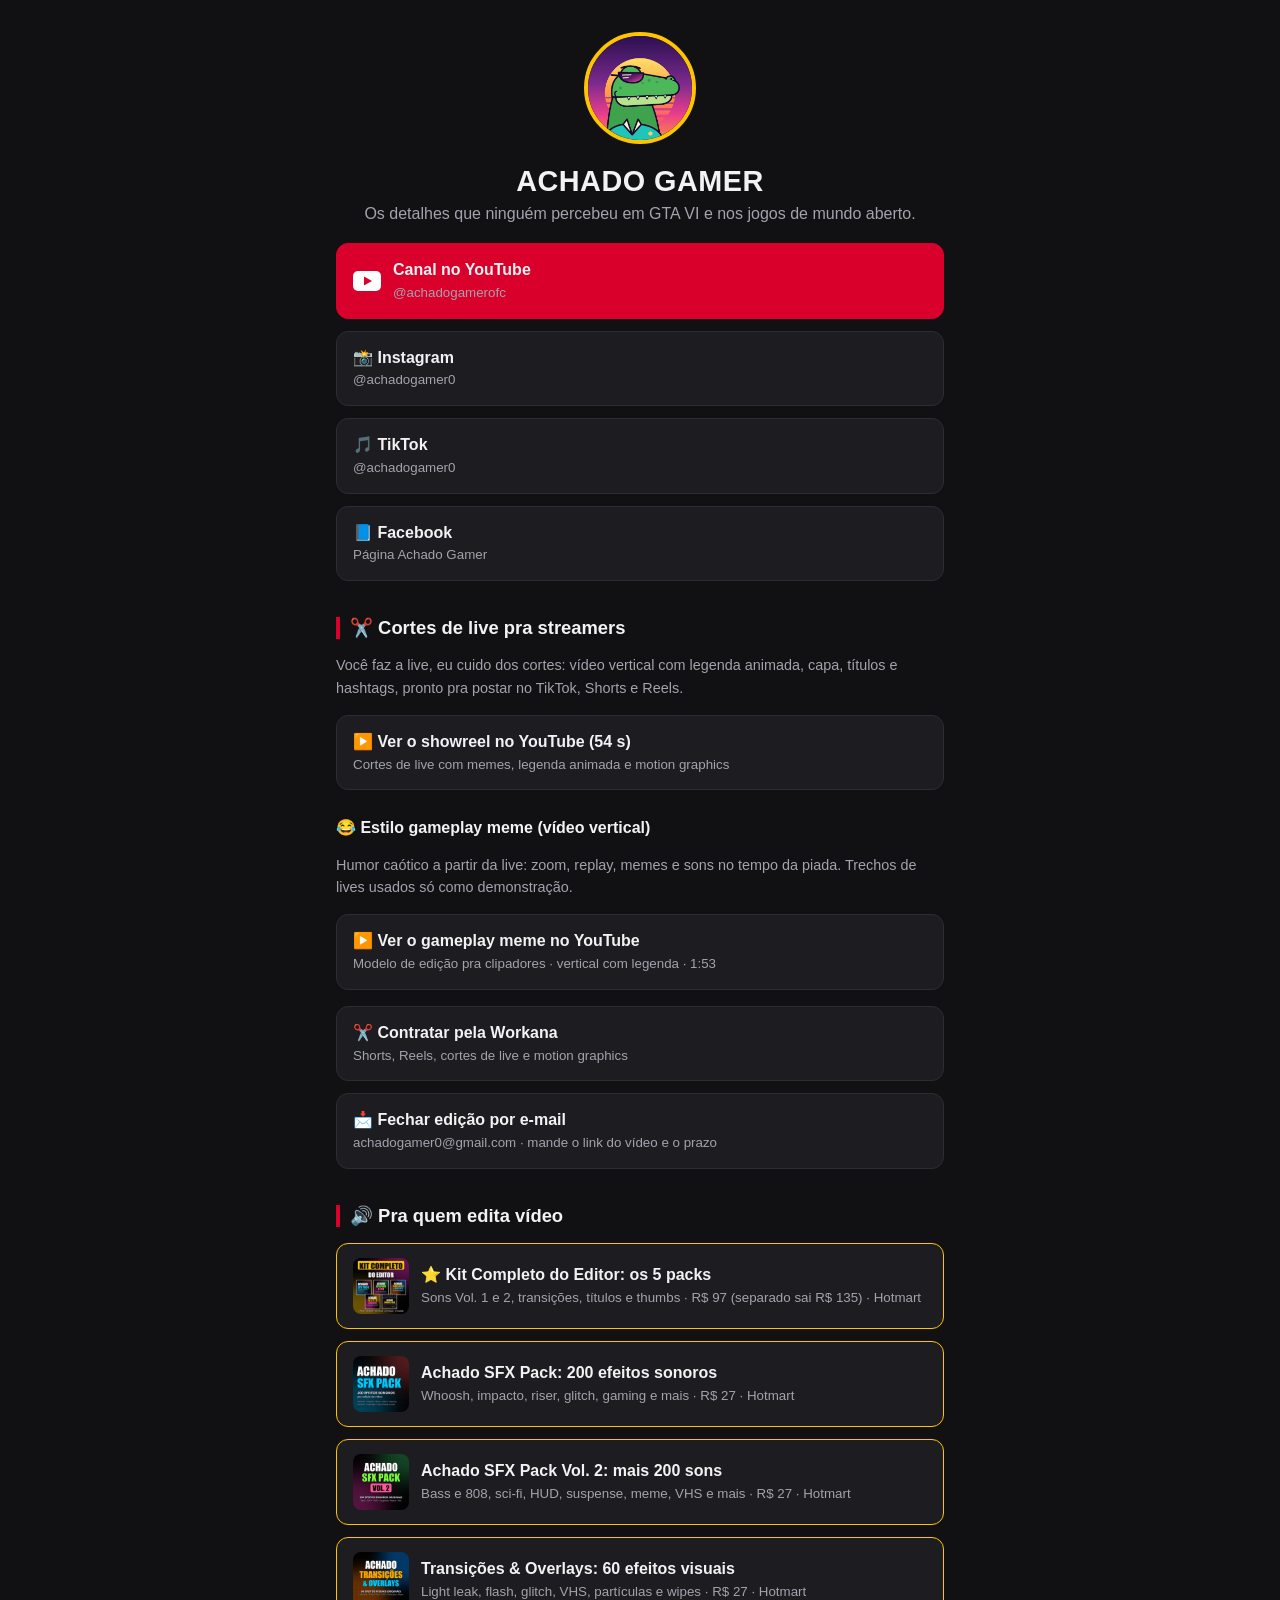
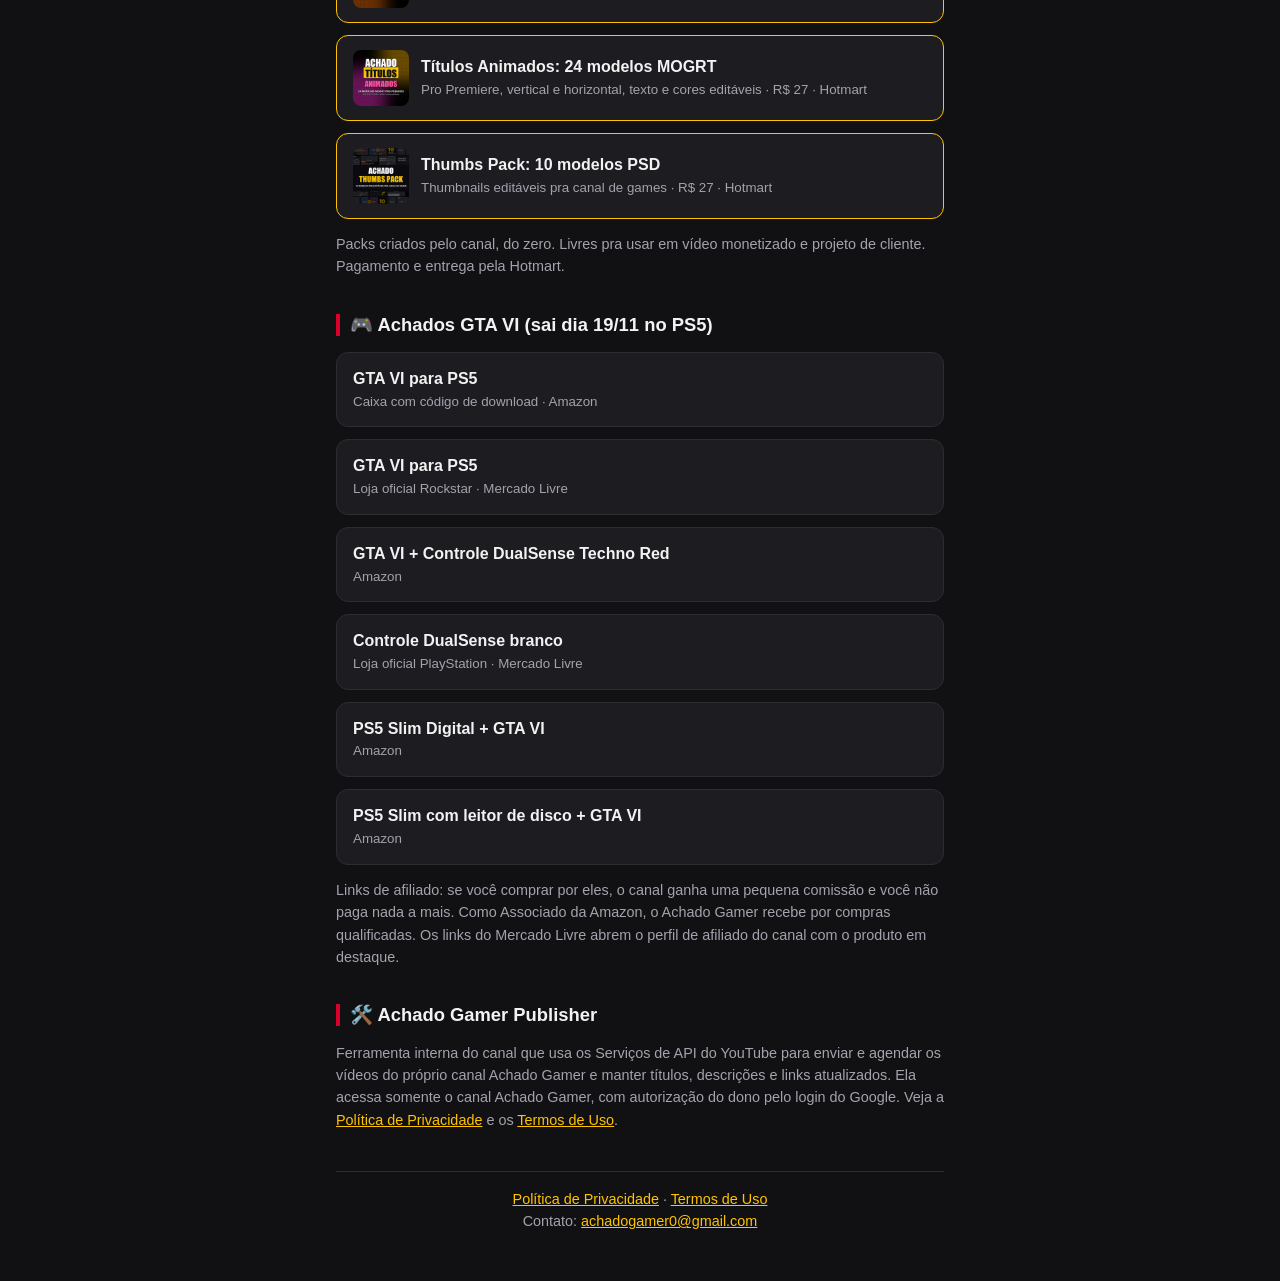
<file: index.html>
<!doctype html>
<html lang="pt-BR">
<head>
<meta charset="utf-8">
<meta name="viewport" content="width=device-width, initial-scale=1">
<title>Achado Gamer</title>
<meta name="description" content="Achado Gamer: detalhes, notícias e achados de GTA VI e jogos de mundo aberto.">
<link rel="icon" href="img/avatar.jpg">
<link rel="stylesheet" href="style.css">
</head>
<body>
<main>
  <section class="perfil">
    <img src="img/avatar.jpg" alt="Logo do canal Achado Gamer">
    <h1>ACHADO GAMER</h1>
    <p>Os detalhes que ninguém percebeu em GTA VI e nos jogos de mundo aberto.</p>
  </section>

  <div class="links">
    <a class="botao yt" href="https://www.youtube.com/@achadogamerofc" target="_blank" rel="noopener">
      <svg width="28" height="20" viewBox="0 0 28 20" aria-hidden="true"><rect width="28" height="20" rx="5" fill="#fff"/><path d="M11 5.5v9l8-4.5z" fill="#d9002b"/></svg>
      <span>Canal no YouTube<small>@achadogamerofc</small></span>
    </a>
    <a class="botao" href="https://www.instagram.com/achadogamer0/" target="_blank" rel="noopener">
      <span>📸 Instagram<small>@achadogamer0</small></span>
    </a>
    <a class="botao" href="https://www.tiktok.com/@achadogamer0" target="_blank" rel="noopener">
      <span>🎵 TikTok<small>@achadogamer0</small></span>
    </a>
    <a class="botao" href="https://www.facebook.com/profile.php?id=61595093007909" target="_blank" rel="noopener">
      <span>📘 Facebook<small>Página Achado Gamer</small></span>
    </a>
  </div>

  <h2>✂️ Cortes de live pra streamers</h2>
  <p class="aviso">Você faz a live, eu cuido dos cortes: vídeo vertical com legenda animada, capa, títulos e hashtags, pronto pra postar no TikTok, Shorts e Reels.</p>
  <div class="links">
    <a class="botao" href="https://youtube.com/shorts/WX30PrjIsms" target="_blank" rel="noopener">
      <span>▶️ Ver o showreel no YouTube (54 s)<small>Cortes de live com memes, legenda animada e motion graphics</small></span>
    </a>
  </div>

  <h3>😂 Estilo gameplay meme (vídeo vertical)</h3>
  <p class="aviso">Humor caótico a partir da live: zoom, replay, memes e sons no tempo da piada. Trechos de lives usados só como demonstração.</p>
  <div class="links">
    <a class="botao" href="https://youtube.com/shorts/MXCuNoLSckc" target="_blank" rel="noopener">
      <span>▶️ Ver o gameplay meme no YouTube<small>Modelo de edição pra clipadores · vertical com legenda · 1:53</small></span>
    </a>
  </div>
  <div class="links">
    <a class="botao" href="https://www.workana.com/freelancer/b34862016cd1284f0447eba7d63f58ac" target="_blank" rel="noopener">
      <span>✂️ Contratar pela Workana<small>Shorts, Reels, cortes de live e motion graphics</small></span>
    </a>
    <a class="botao" href="mailto:achadogamer0@gmail.com?subject=Or%C3%A7amento%20de%20edi%C3%A7%C3%A3o%20de%20v%C3%ADdeo">
      <span>📩 Fechar edição por e-mail<small>achadogamer0@gmail.com · mande o link do vídeo e o prazo</small></span>
    </a>
  </div>

  <h2 id="editores">🔊 Pra quem edita vídeo</h2>
  <div class="links">
    <a class="botao produto" href="https://pay.hotmart.com/W107906267Q" target="_blank" rel="noopener">
      <img src="img/kit-completo.jpg" alt="Capa do Kit Completo do Editor" width="56" height="56">
      <span>⭐ Kit Completo do Editor: os 5 packs<small>Sons Vol. 1 e 2, transições, títulos e thumbs · R$ 97 (separado sai R$ 135) · Hotmart</small></span>
    </a>
    <a class="botao produto" href="https://pay.hotmart.com/K107871661N?checkoutMode=10" target="_blank" rel="noopener">
      <img src="img/sfx-pack.jpg" alt="Capa do Achado SFX Pack" width="56" height="56">
      <span>Achado SFX Pack: 200 efeitos sonoros<small>Whoosh, impacto, riser, glitch, gaming e mais · R$ 27 · Hotmart</small></span>
    </a>
    <a class="botao produto" href="https://pay.hotmart.com/H107898969E?checkoutMode=10" target="_blank" rel="noopener">
      <img src="img/sfx-pack-vol2.jpg" alt="Capa do Achado SFX Pack Vol. 2" width="56" height="56">
      <span>Achado SFX Pack Vol. 2: mais 200 sons<small>Bass e 808, sci-fi, HUD, suspense, meme, VHS e mais · R$ 27 · Hotmart</small></span>
    </a>
    <a class="botao produto" href="https://pay.hotmart.com/G107900412A?checkoutMode=10" target="_blank" rel="noopener">
      <img src="img/transicoes-pack.jpg" alt="Capa do Achado Transições e Overlays" width="56" height="56">
      <span>Transições & Overlays: 60 efeitos visuais<small>Light leak, flash, glitch, VHS, partículas e wipes · R$ 27 · Hotmart</small></span>
    </a>
    <a class="botao produto" href="https://pay.hotmart.com/V107900589F?checkoutMode=10" target="_blank" rel="noopener">
      <img src="img/titulos-mogrt.jpg" alt="Capa do Achado Títulos Animados" width="56" height="56">
      <span>Títulos Animados: 24 modelos MOGRT<small>Pro Premiere, vertical e horizontal, texto e cores editáveis · R$ 27 · Hotmart</small></span>
    </a>
    <a class="botao produto" href="https://pay.hotmart.com/Y107900614O?checkoutMode=10" target="_blank" rel="noopener">
      <img src="img/thumbs-pack.jpg" alt="Capa do Achado Thumbs Pack" width="56" height="56">
      <span>Thumbs Pack: 10 modelos PSD<small>Thumbnails editáveis pra canal de games · R$ 27 · Hotmart</small></span>
    </a>
  </div>
  <p class="aviso">Packs criados pelo canal, do zero. Livres pra usar em vídeo monetizado e projeto de cliente. Pagamento e entrega pela Hotmart.</p>

  <h2>🎮 Achados GTA VI (sai dia 19/11 no PS5)</h2>
  <div class="links">
    <a class="botao" href="https://www.amazon.com.br/dp/B0H6KT2RWH?tag=achadogamer0e-20" target="_blank" rel="noopener sponsored">
      <span>GTA VI para PS5<small>Caixa com código de download · Amazon</small></span>
    </a>
    <a class="botao" href="https://meli.la/1AppXiG" target="_blank" rel="noopener sponsored">
      <span>GTA VI para PS5<small>Loja oficial Rockstar · Mercado Livre</small></span>
    </a>
    <a class="botao" href="https://www.amazon.com.br/dp/B0HFPLXM48?tag=achadogamer0e-20" target="_blank" rel="noopener sponsored">
      <span>GTA VI + Controle DualSense Techno Red<small>Amazon</small></span>
    </a>
    <a class="botao" href="https://meli.la/16QRrXV" target="_blank" rel="noopener sponsored">
      <span>Controle DualSense branco<small>Loja oficial PlayStation · Mercado Livre</small></span>
    </a>
    <a class="botao" href="https://www.amazon.com.br/dp/B0H6LVH152?tag=achadogamer0e-20" target="_blank" rel="noopener sponsored">
      <span>PS5 Slim Digital + GTA VI<small>Amazon</small></span>
    </a>
    <a class="botao" href="https://www.amazon.com.br/dp/B0H6LPVFWQ?tag=achadogamer0e-20" target="_blank" rel="noopener sponsored">
      <span>PS5 Slim com leitor de disco + GTA VI<small>Amazon</small></span>
    </a>
  </div>
  <p class="aviso">Links de afiliado: se você comprar por eles, o canal ganha uma pequena comissão e você não paga nada a mais. Como Associado da Amazon, o Achado Gamer recebe por compras qualificadas. Os links do Mercado Livre abrem o perfil de afiliado do canal com o produto em destaque.</p>

  <h2>🛠️ Achado Gamer Publisher</h2>
  <p class="aviso">Ferramenta interna do canal que usa os Serviços de API do YouTube para enviar e agendar os vídeos do próprio canal Achado Gamer e manter títulos, descrições e links atualizados. Ela acessa somente o canal Achado Gamer, com autorização do dono pelo login do Google. Veja a <a href="privacidade.html">Política de Privacidade</a> e os <a href="termos.html">Termos de Uso</a>.</p>

  <footer>
    <a href="privacidade.html">Política de Privacidade</a> · <a href="termos.html">Termos de Uso</a><br>
    Contato: <a href="mailto:achadogamer0@gmail.com">achadogamer0@gmail.com</a>
  </footer>
</main>
</body>
</html>
</file>
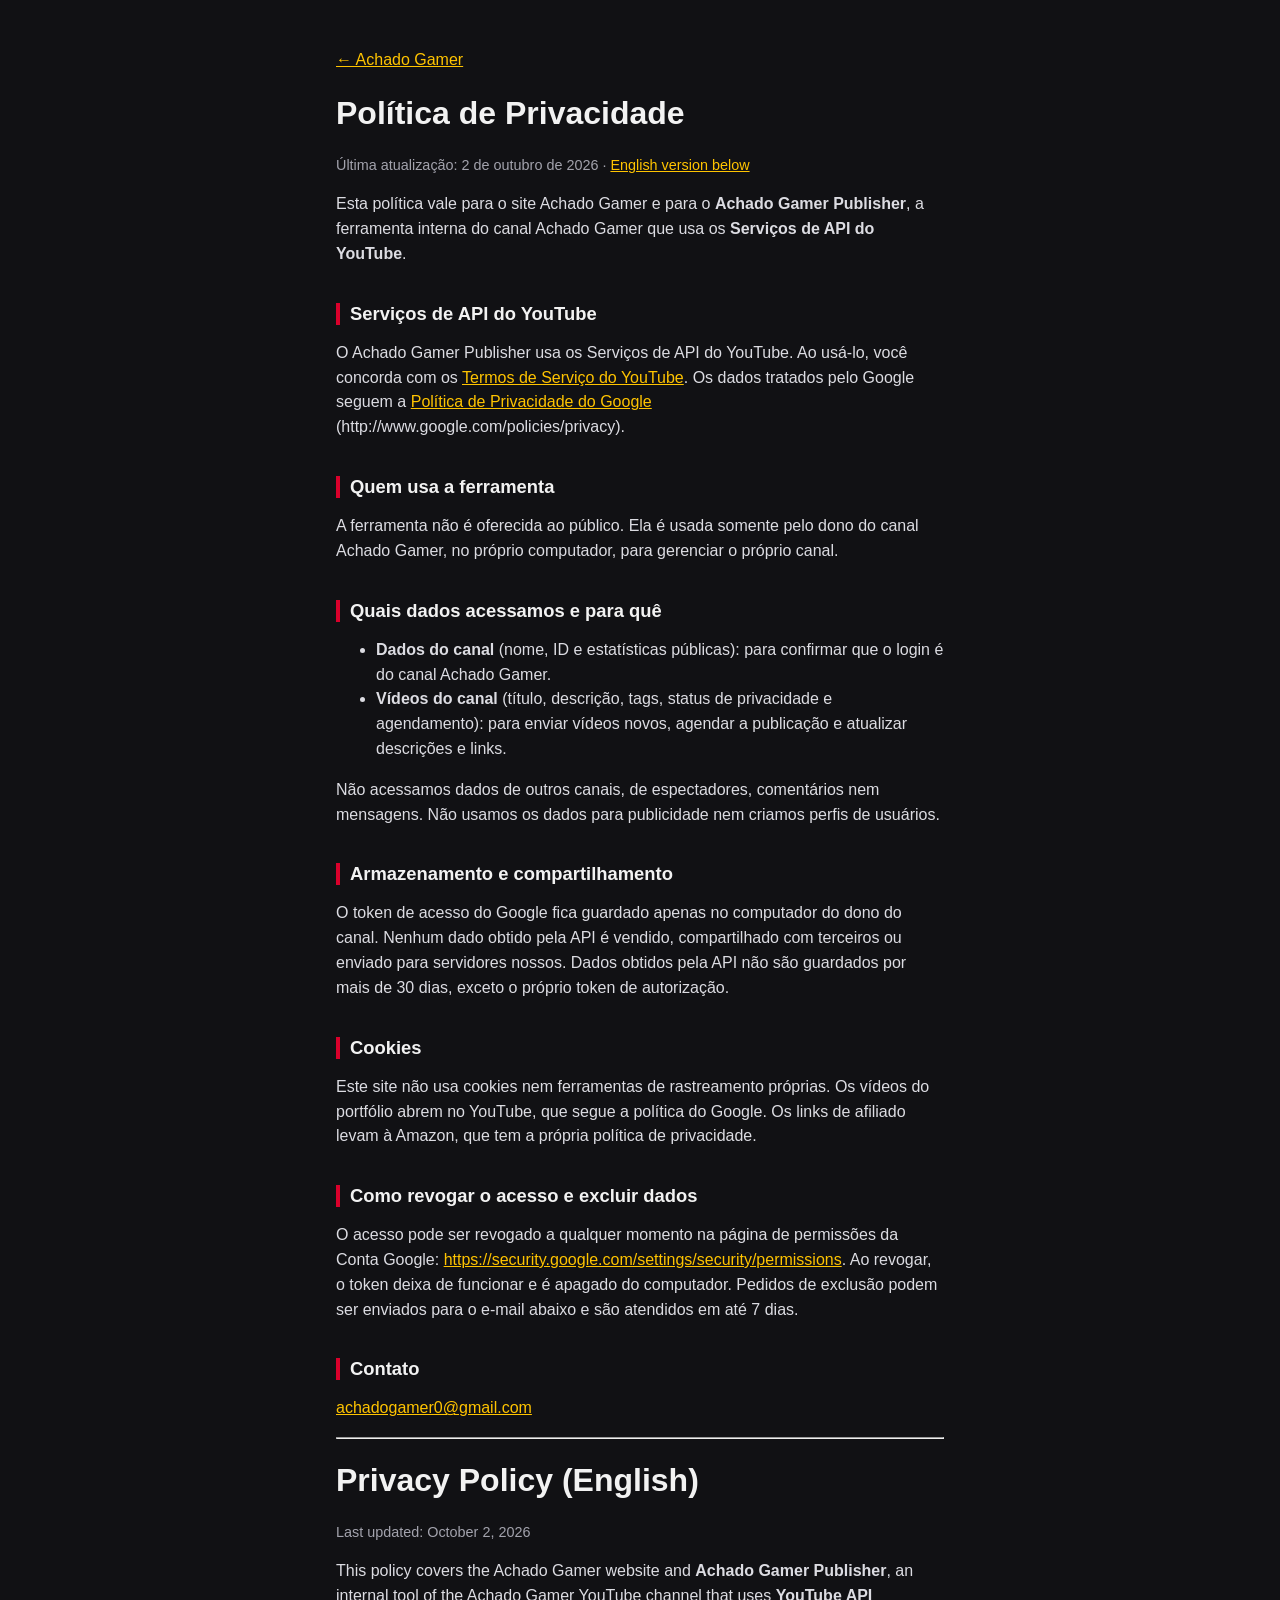
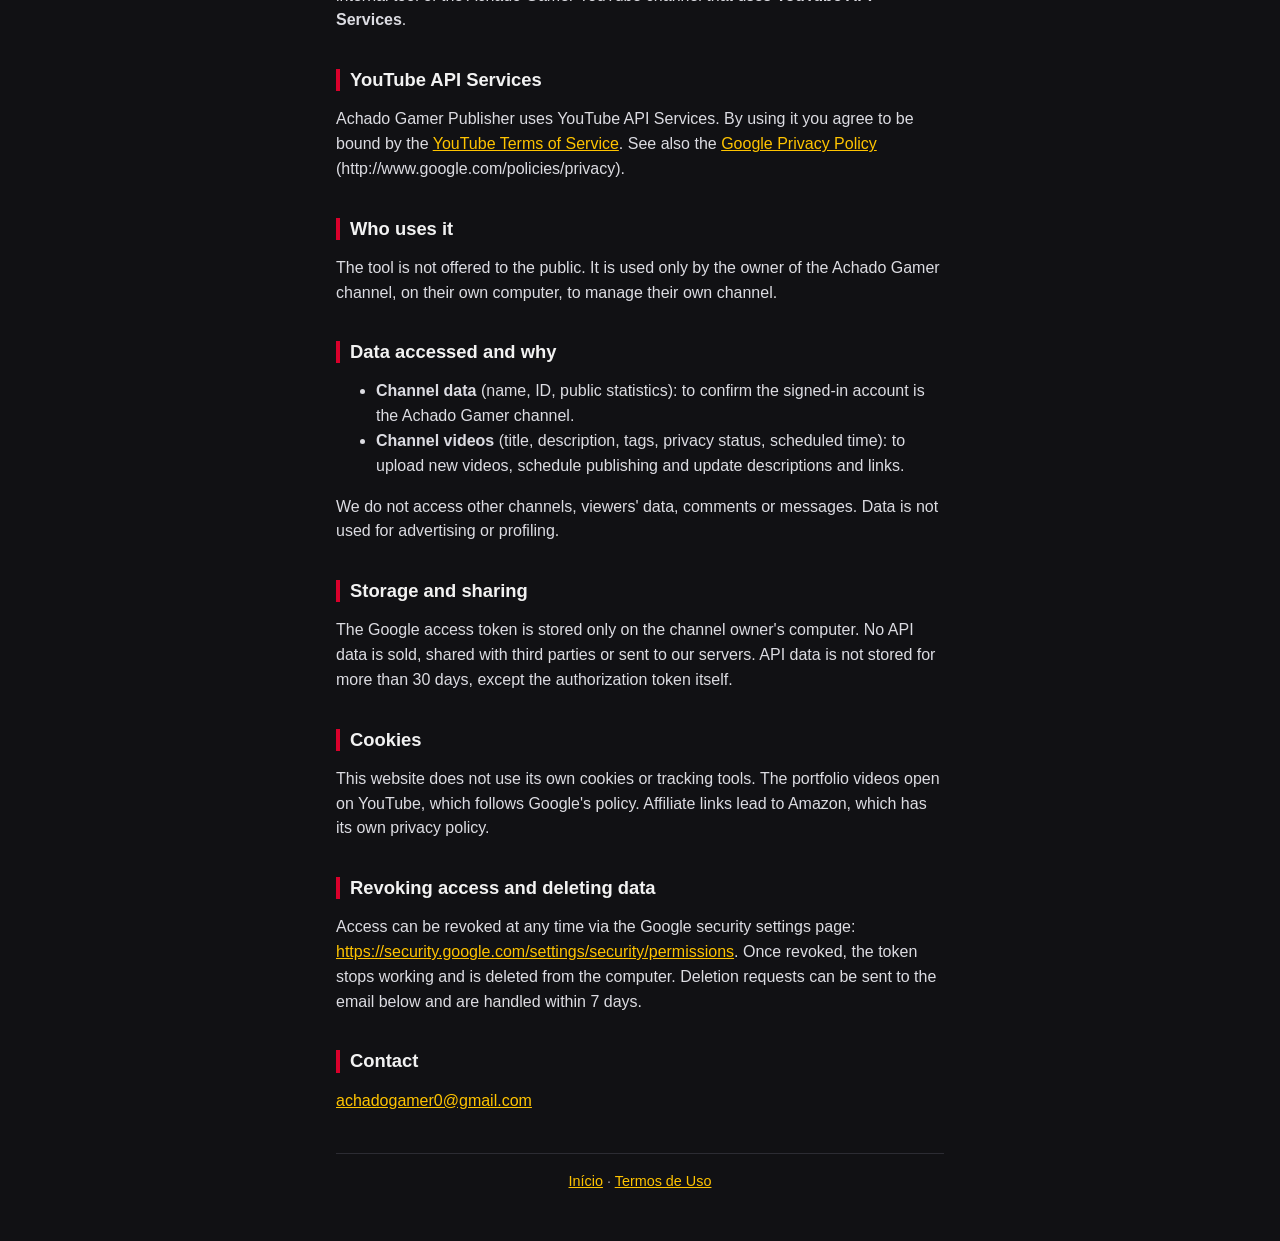
<file: privacidade.html>
<!doctype html>
<html lang="pt-BR">
<head>
<meta charset="utf-8">
<meta name="viewport" content="width=device-width, initial-scale=1">
<title>Política de Privacidade · Achado Gamer</title>
<link rel="icon" href="img/avatar.jpg">
<link rel="stylesheet" href="style.css">
</head>
<body>
<main class="doc">
  <p><a href="index.html">← Achado Gamer</a></p>
  <h1>Política de Privacidade</h1>
  <p class="data">Última atualização: 2 de outubro de 2026 · <a href="#english">English version below</a></p>

  <p>Esta política vale para o site Achado Gamer e para o <strong>Achado Gamer Publisher</strong>, a ferramenta interna do canal Achado Gamer que usa os <strong>Serviços de API do YouTube</strong>.</p>

  <h2>Serviços de API do YouTube</h2>
  <p>O Achado Gamer Publisher usa os Serviços de API do YouTube. Ao usá-lo, você concorda com os <a href="https://www.youtube.com/t/terms" target="_blank" rel="noopener">Termos de Serviço do YouTube</a>. Os dados tratados pelo Google seguem a <a href="https://policies.google.com/privacy" target="_blank" rel="noopener">Política de Privacidade do Google</a> (http://www.google.com/policies/privacy).</p>

  <h2>Quem usa a ferramenta</h2>
  <p>A ferramenta não é oferecida ao público. Ela é usada somente pelo dono do canal Achado Gamer, no próprio computador, para gerenciar o próprio canal.</p>

  <h2>Quais dados acessamos e para quê</h2>
  <ul>
    <li><strong>Dados do canal</strong> (nome, ID e estatísticas públicas): para confirmar que o login é do canal Achado Gamer.</li>
    <li><strong>Vídeos do canal</strong> (título, descrição, tags, status de privacidade e agendamento): para enviar vídeos novos, agendar a publicação e atualizar descrições e links.</li>
  </ul>
  <p>Não acessamos dados de outros canais, de espectadores, comentários nem mensagens. Não usamos os dados para publicidade nem criamos perfis de usuários.</p>

  <h2>Armazenamento e compartilhamento</h2>
  <p>O token de acesso do Google fica guardado apenas no computador do dono do canal. Nenhum dado obtido pela API é vendido, compartilhado com terceiros ou enviado para servidores nossos. Dados obtidos pela API não são guardados por mais de 30 dias, exceto o próprio token de autorização.</p>

  <h2>Cookies</h2>
  <p>Este site não usa cookies nem ferramentas de rastreamento próprias. Os vídeos do portfólio abrem no YouTube, que segue a política do Google. Os links de afiliado levam à Amazon, que tem a própria política de privacidade.</p>

  <h2>Como revogar o acesso e excluir dados</h2>
  <p>O acesso pode ser revogado a qualquer momento na página de permissões da Conta Google: <a href="https://security.google.com/settings/security/permissions" target="_blank" rel="noopener">https://security.google.com/settings/security/permissions</a>. Ao revogar, o token deixa de funcionar e é apagado do computador. Pedidos de exclusão podem ser enviados para o e-mail abaixo e são atendidos em até 7 dias.</p>

  <h2>Contato</h2>
  <p><a href="mailto:achadogamer0@gmail.com">achadogamer0@gmail.com</a></p>

  <hr id="english">
  <h1>Privacy Policy (English)</h1>
  <p class="data">Last updated: October 2, 2026</p>
  <p>This policy covers the Achado Gamer website and <strong>Achado Gamer Publisher</strong>, an internal tool of the Achado Gamer YouTube channel that uses <strong>YouTube API Services</strong>.</p>
  <h2>YouTube API Services</h2>
  <p>Achado Gamer Publisher uses YouTube API Services. By using it you agree to be bound by the <a href="https://www.youtube.com/t/terms" target="_blank" rel="noopener">YouTube Terms of Service</a>. See also the <a href="https://policies.google.com/privacy" target="_blank" rel="noopener">Google Privacy Policy</a> (http://www.google.com/policies/privacy).</p>
  <h2>Who uses it</h2>
  <p>The tool is not offered to the public. It is used only by the owner of the Achado Gamer channel, on their own computer, to manage their own channel.</p>
  <h2>Data accessed and why</h2>
  <ul>
    <li><strong>Channel data</strong> (name, ID, public statistics): to confirm the signed-in account is the Achado Gamer channel.</li>
    <li><strong>Channel videos</strong> (title, description, tags, privacy status, scheduled time): to upload new videos, schedule publishing and update descriptions and links.</li>
  </ul>
  <p>We do not access other channels, viewers' data, comments or messages. Data is not used for advertising or profiling.</p>
  <h2>Storage and sharing</h2>
  <p>The Google access token is stored only on the channel owner's computer. No API data is sold, shared with third parties or sent to our servers. API data is not stored for more than 30 days, except the authorization token itself.</p>
  <h2>Cookies</h2>
  <p>This website does not use its own cookies or tracking tools. The portfolio videos open on YouTube, which follows Google's policy. Affiliate links lead to Amazon, which has its own privacy policy.</p>
  <h2>Revoking access and deleting data</h2>
  <p>Access can be revoked at any time via the Google security settings page: <a href="https://security.google.com/settings/security/permissions" target="_blank" rel="noopener">https://security.google.com/settings/security/permissions</a>. Once revoked, the token stops working and is deleted from the computer. Deletion requests can be sent to the email below and are handled within 7 days.</p>
  <h2>Contact</h2>
  <p><a href="mailto:achadogamer0@gmail.com">achadogamer0@gmail.com</a></p>

  <footer><a href="index.html">Início</a> · <a href="termos.html">Termos de Uso</a></footer>
</main>
</body>
</html>
</file>
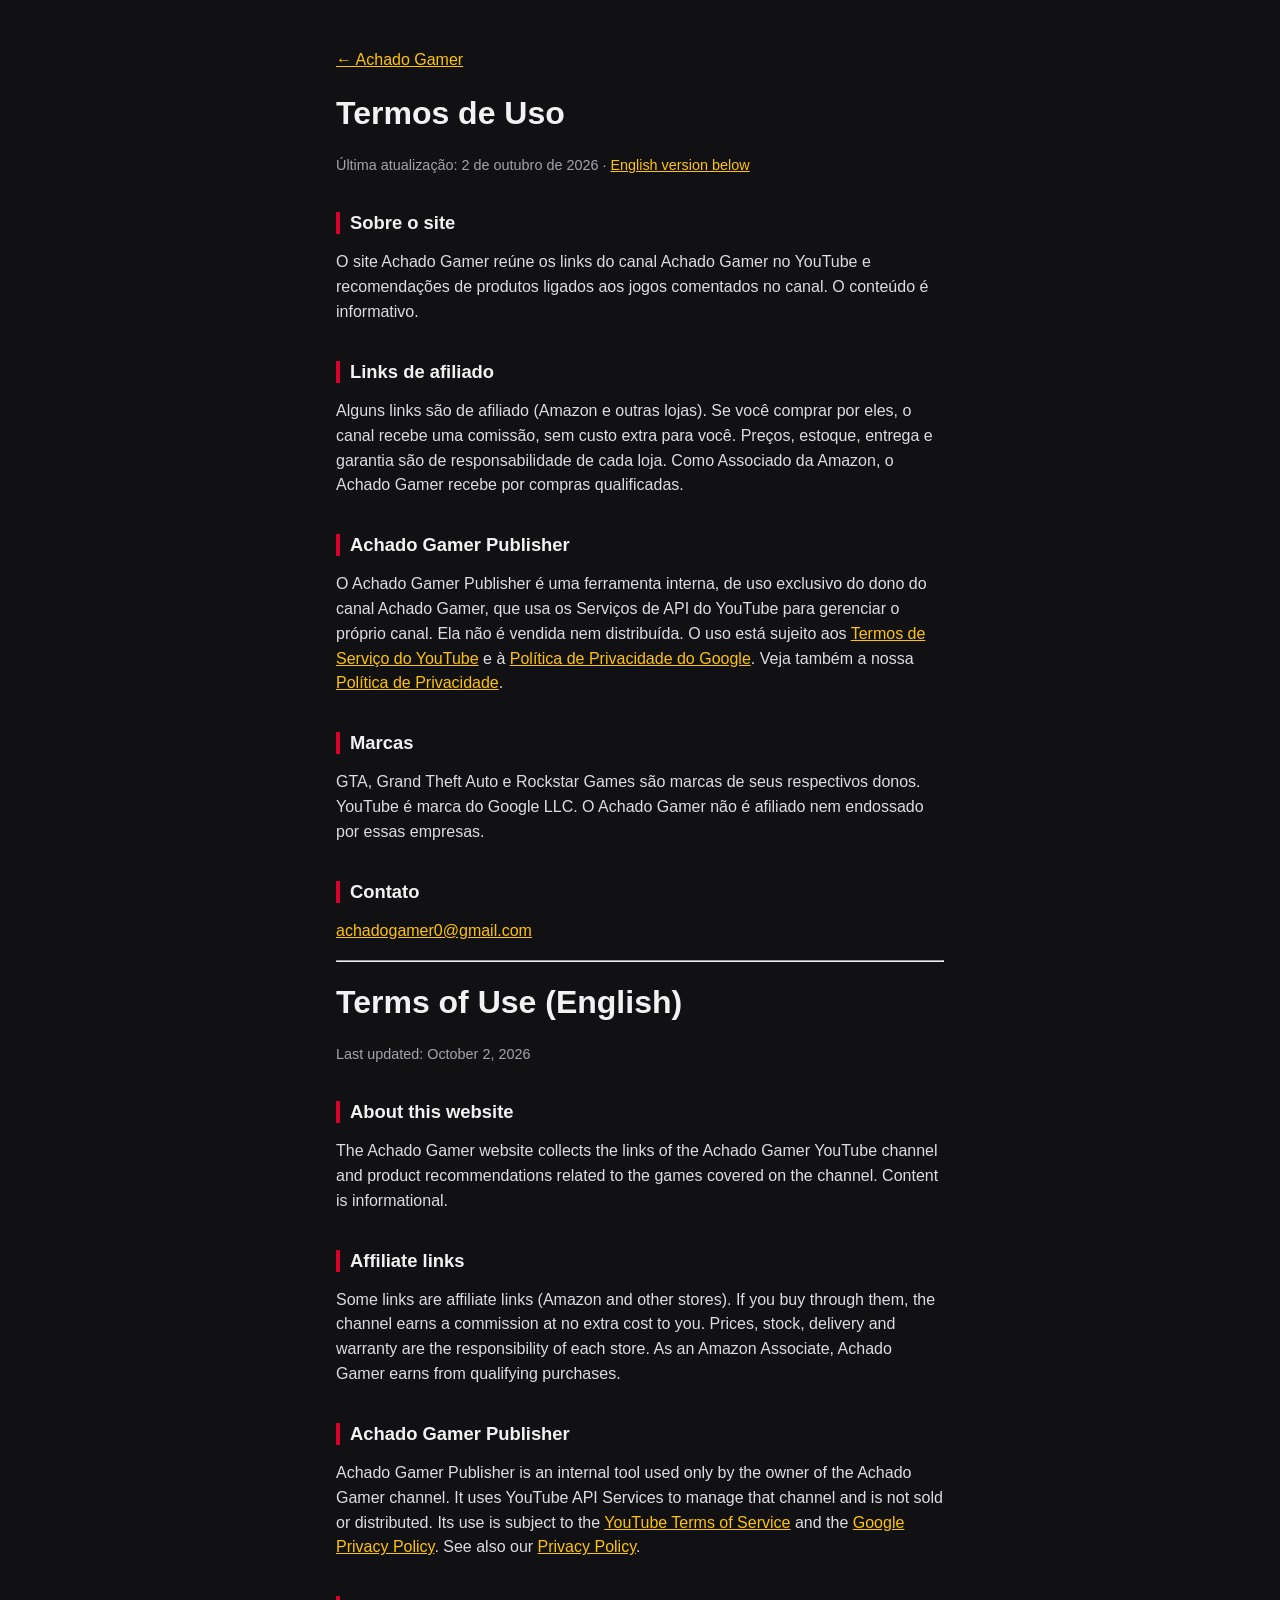
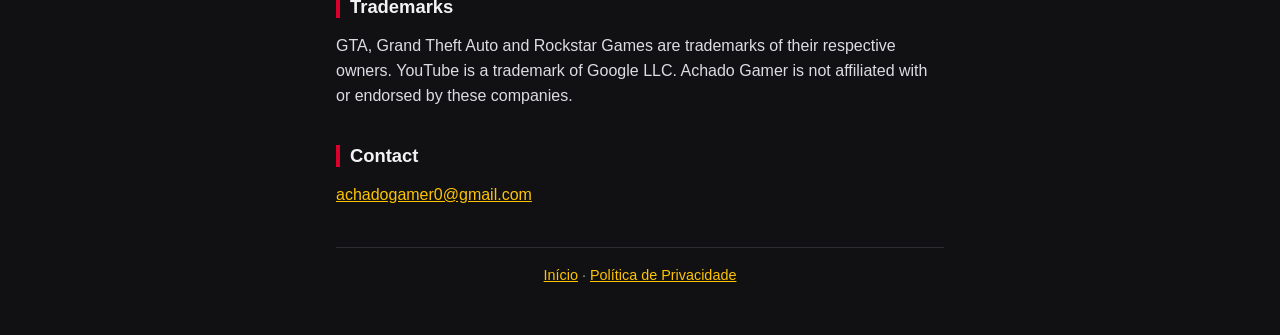
<file: termos.html>
<!doctype html>
<html lang="pt-BR">
<head>
<meta charset="utf-8">
<meta name="viewport" content="width=device-width, initial-scale=1">
<title>Termos de Uso · Achado Gamer</title>
<link rel="icon" href="img/avatar.jpg">
<link rel="stylesheet" href="style.css">
</head>
<body>
<main class="doc">
  <p><a href="index.html">← Achado Gamer</a></p>
  <h1>Termos de Uso</h1>
  <p class="data">Última atualização: 2 de outubro de 2026 · <a href="#english">English version below</a></p>

  <h2>Sobre o site</h2>
  <p>O site Achado Gamer reúne os links do canal Achado Gamer no YouTube e recomendações de produtos ligados aos jogos comentados no canal. O conteúdo é informativo.</p>

  <h2>Links de afiliado</h2>
  <p>Alguns links são de afiliado (Amazon e outras lojas). Se você comprar por eles, o canal recebe uma comissão, sem custo extra para você. Preços, estoque, entrega e garantia são de responsabilidade de cada loja. Como Associado da Amazon, o Achado Gamer recebe por compras qualificadas.</p>

  <h2>Achado Gamer Publisher</h2>
  <p>O Achado Gamer Publisher é uma ferramenta interna, de uso exclusivo do dono do canal Achado Gamer, que usa os Serviços de API do YouTube para gerenciar o próprio canal. Ela não é vendida nem distribuída. O uso está sujeito aos <a href="https://www.youtube.com/t/terms" target="_blank" rel="noopener">Termos de Serviço do YouTube</a> e à <a href="https://policies.google.com/privacy" target="_blank" rel="noopener">Política de Privacidade do Google</a>. Veja também a nossa <a href="privacidade.html">Política de Privacidade</a>.</p>

  <h2>Marcas</h2>
  <p>GTA, Grand Theft Auto e Rockstar Games são marcas de seus respectivos donos. YouTube é marca do Google LLC. O Achado Gamer não é afiliado nem endossado por essas empresas.</p>

  <h2>Contato</h2>
  <p><a href="mailto:achadogamer0@gmail.com">achadogamer0@gmail.com</a></p>

  <hr id="english">
  <h1>Terms of Use (English)</h1>
  <p class="data">Last updated: October 2, 2026</p>
  <h2>About this website</h2>
  <p>The Achado Gamer website collects the links of the Achado Gamer YouTube channel and product recommendations related to the games covered on the channel. Content is informational.</p>
  <h2>Affiliate links</h2>
  <p>Some links are affiliate links (Amazon and other stores). If you buy through them, the channel earns a commission at no extra cost to you. Prices, stock, delivery and warranty are the responsibility of each store. As an Amazon Associate, Achado Gamer earns from qualifying purchases.</p>
  <h2>Achado Gamer Publisher</h2>
  <p>Achado Gamer Publisher is an internal tool used only by the owner of the Achado Gamer channel. It uses YouTube API Services to manage that channel and is not sold or distributed. Its use is subject to the <a href="https://www.youtube.com/t/terms" target="_blank" rel="noopener">YouTube Terms of Service</a> and the <a href="https://policies.google.com/privacy" target="_blank" rel="noopener">Google Privacy Policy</a>. See also our <a href="privacidade.html">Privacy Policy</a>.</p>
  <h2>Trademarks</h2>
  <p>GTA, Grand Theft Auto and Rockstar Games are trademarks of their respective owners. YouTube is a trademark of Google LLC. Achado Gamer is not affiliated with or endorsed by these companies.</p>
  <h2>Contact</h2>
  <p><a href="mailto:achadogamer0@gmail.com">achadogamer0@gmail.com</a></p>

  <footer><a href="index.html">Início</a> · <a href="privacidade.html">Política de Privacidade</a></footer>
</main>
</body>
</html>
</file>
<file: style.css>
:root {
  --bg: #111114;
  --card: #1c1c21;
  --line: #2c2c33;
  --text: #f2f2f2;
  --muted: #a3a3ad;
  --yellow: #ffc400;
  --red: #d9002b;
}
* { box-sizing: border-box; }
body {
  margin: 0;
  background: var(--bg);
  color: var(--text);
  font: 16px/1.55 "Segoe UI", Roboto, Arial, sans-serif;
}
main { max-width: 640px; margin: 0 auto; padding: 32px 16px 48px; }
a { color: var(--yellow); }
h1, h2, h3 { line-height: 1.2; }
h3 { margin-top: 28px; font-size: 1rem; }
h2 { margin-top: 36px; font-size: 1.15rem; border-left: 4px solid var(--red); padding-left: 10px; }
.perfil { text-align: center; }
.perfil img { width: 112px; height: 112px; border-radius: 50%; border: 4px solid var(--yellow); }
.perfil h1 { margin: 12px 0 4px; font-size: 1.8rem; letter-spacing: .5px; }
.perfil p { margin: 0; color: var(--muted); }
.links { display: grid; gap: 12px; margin-top: 16px; }
.botao {
  display: flex; align-items: center; gap: 12px;
  padding: 14px 16px; border-radius: 12px;
  background: var(--card); border: 1px solid var(--line);
  color: var(--text); text-decoration: none; font-weight: 600;
}
.botao:hover { border-color: var(--yellow); }
.botao small { display: block; font-weight: 400; color: var(--muted); }
.botao.yt { background: var(--red); border-color: var(--red); }
.botao svg { flex: none; }
.aviso { font-size: .9rem; color: var(--muted); }
footer { margin-top: 40px; padding-top: 16px; border-top: 1px solid var(--line); font-size: .9rem; color: var(--muted); text-align: center; }
.doc p, .doc li { color: #dcdce2; }
.doc .data { color: var(--muted); font-size: .9rem; }
.botao.produto { border-color: var(--yellow); }
.botao.produto img { flex: none; width: 56px; height: 56px; border-radius: 8px; }
</file>
